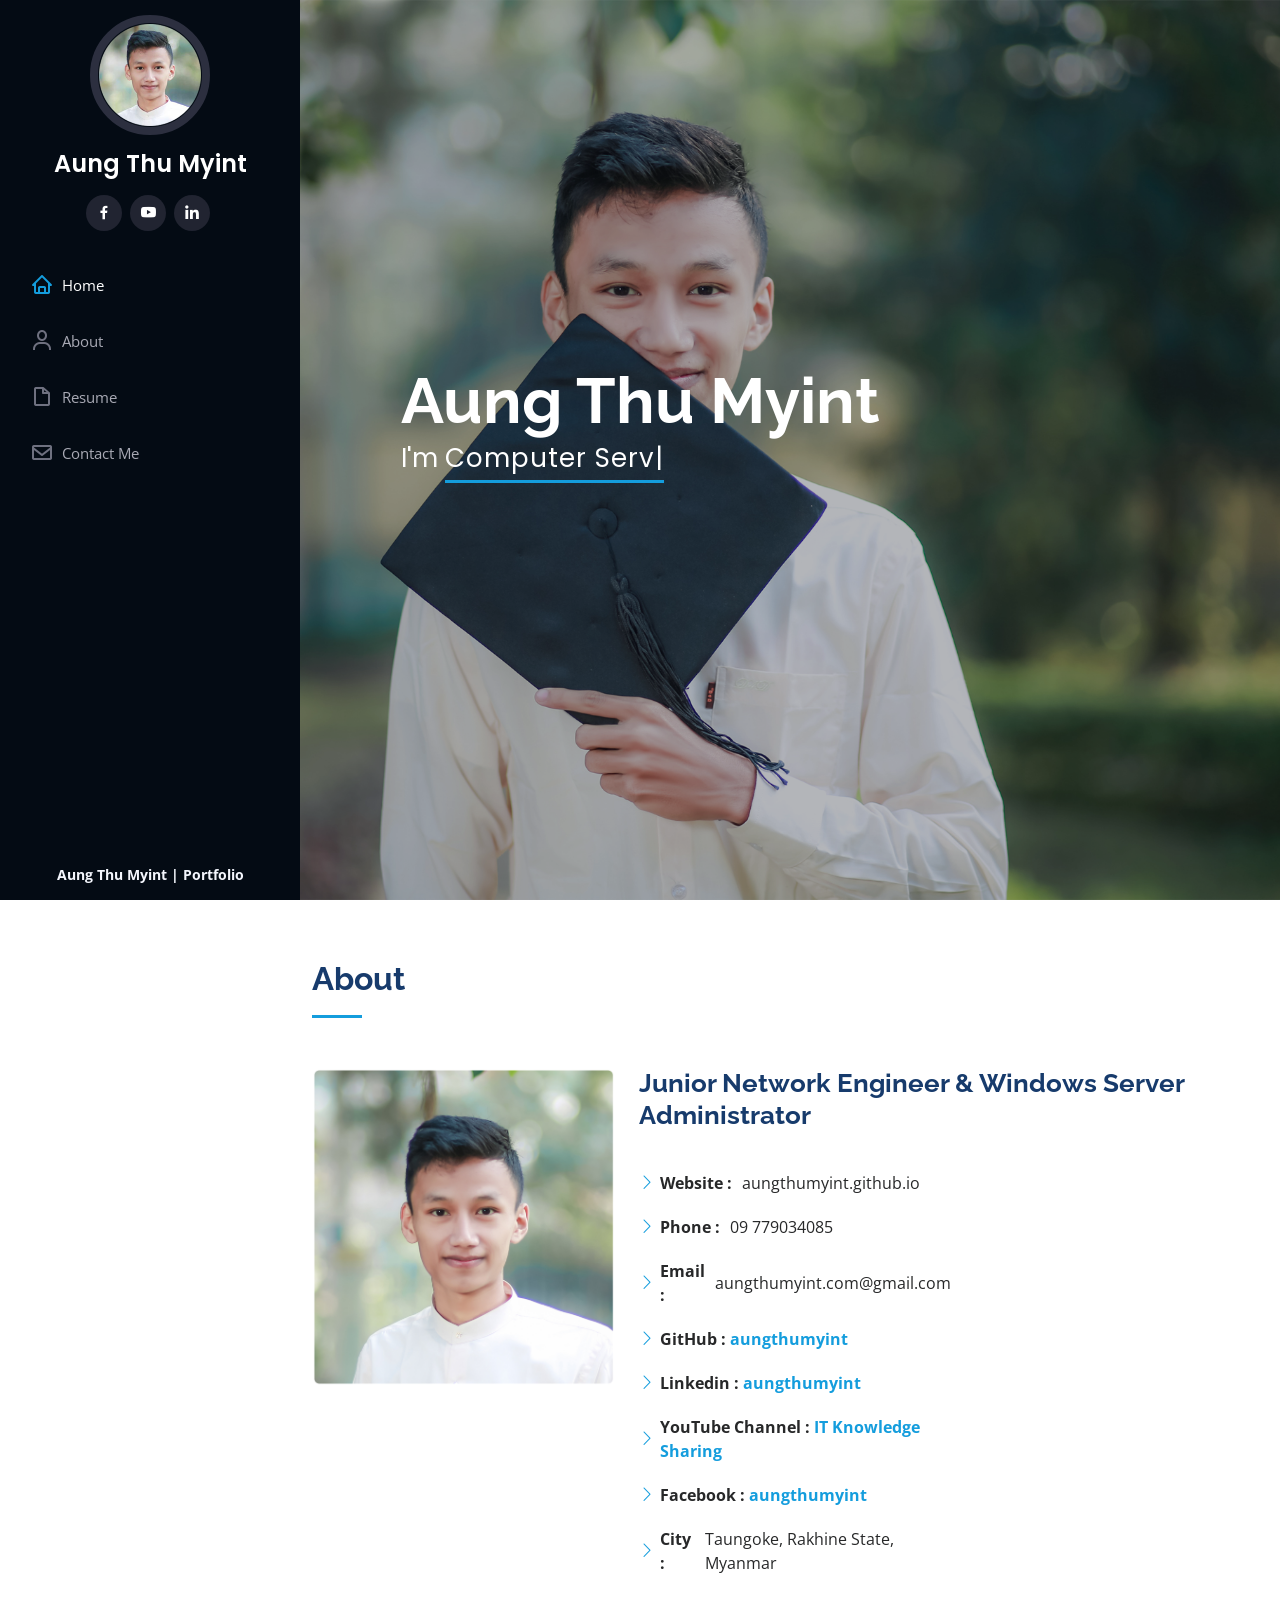
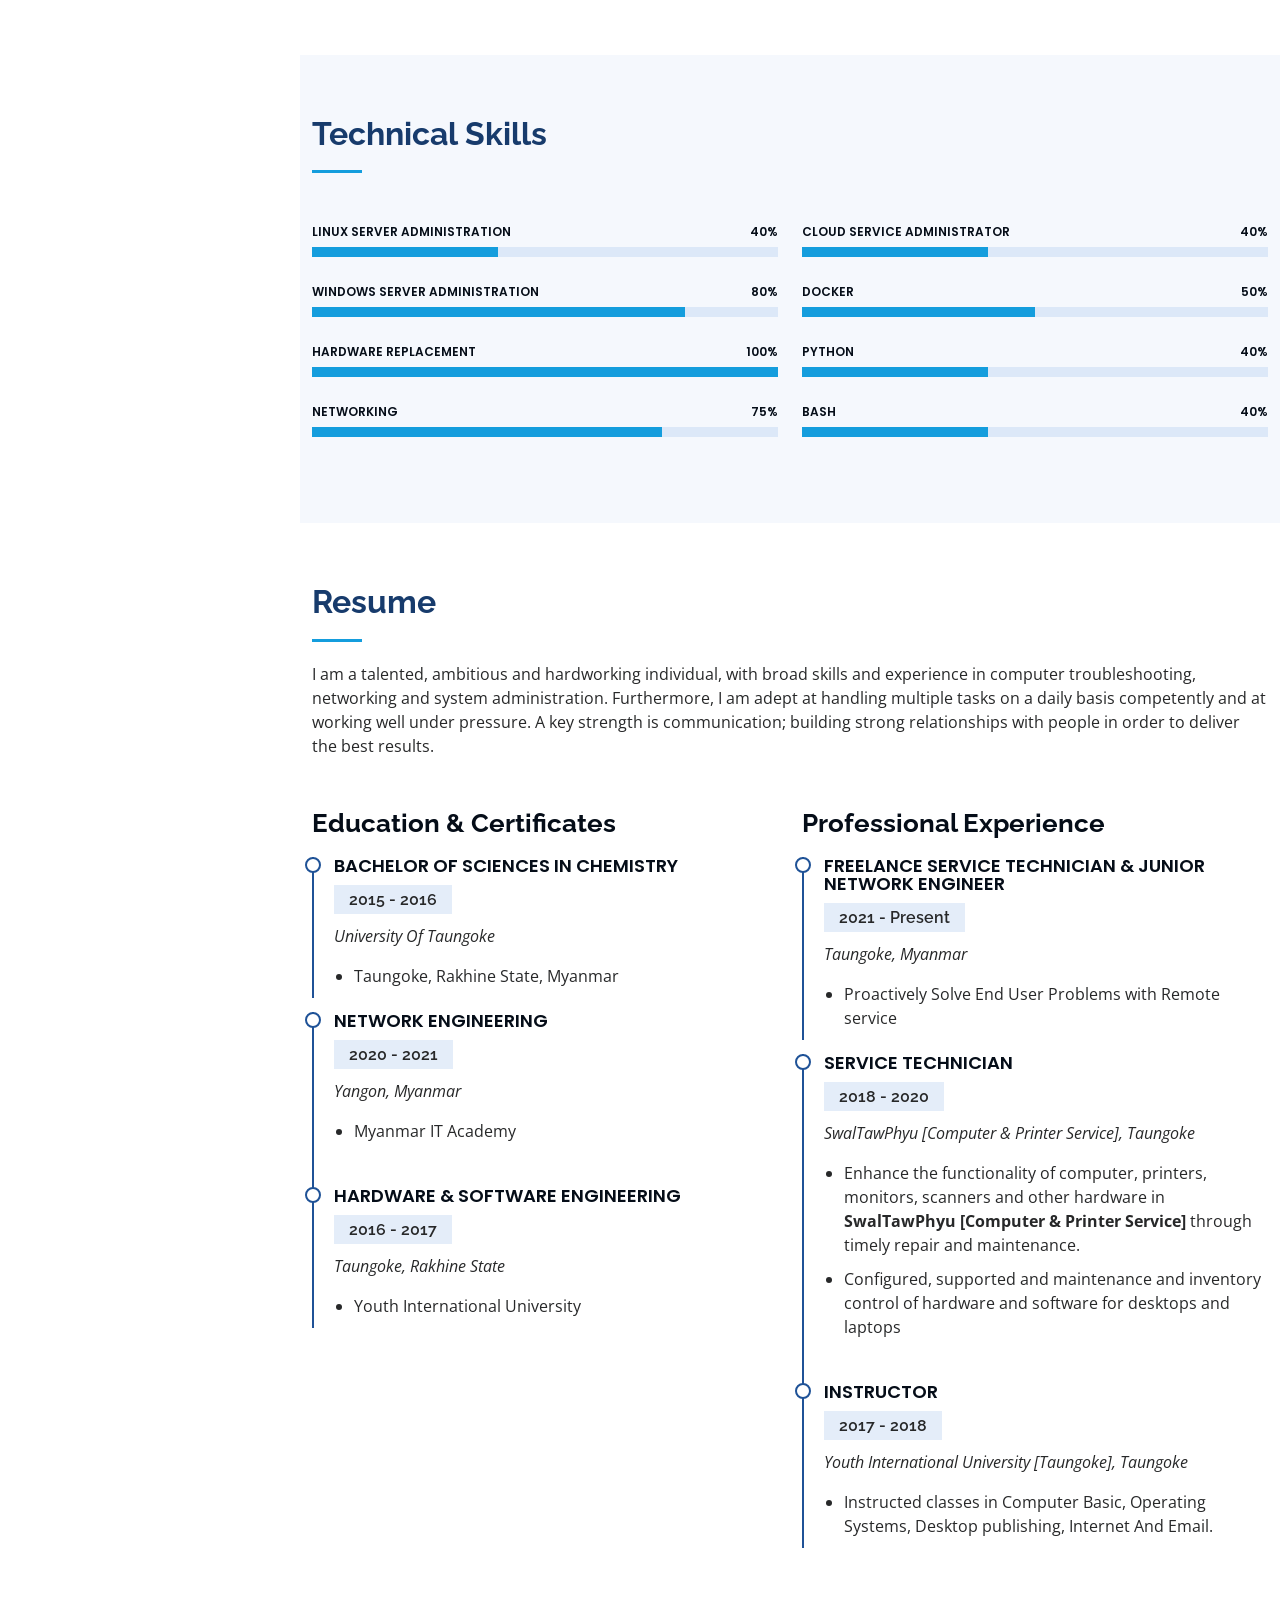
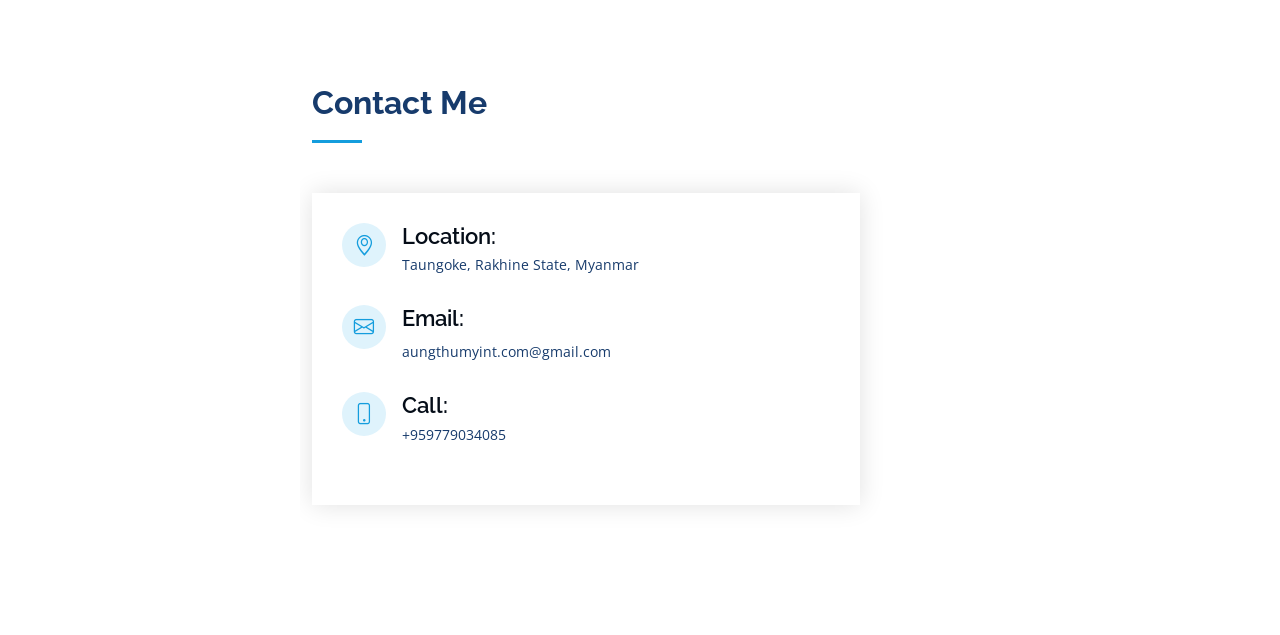
<file: index.html>
<!DOCTYPE html>
<html lang="en">

<head>
  <meta charset="utf-8">
  <meta content="width=device-width, initial-scale=1.0" name="viewport">

  <title>Aung Thu Myint</title>
  <meta content="" name="description">
  <meta content="" name="keywords">

  <link href="assets/img/Profile.png" rel="icon">
  <link href="assets/img/Profile.png" rel="apple-touch-icon">

  <link href="https://fonts.googleapis.com/css?family=Open+Sans:300,300i,400,400i,600,600i,700,700i|Raleway:300,300i,400,400i,500,500i,600,600i,700,700i|Poppins:300,300i,400,400i,500,500i,600,600i,700,700i" rel="stylesheet">

  <link href="assets/vendor/aos/aos.css" rel="stylesheet">
  <link href="assets/vendor/bootstrap/css/bootstrap.min.css" rel="stylesheet">
  <link href="assets/vendor/bootstrap-icons/bootstrap-icons.css" rel="stylesheet">
  <link href="assets/vendor/boxicons/css/boxicons.min.css" rel="stylesheet">
  <link href="assets/vendor/glightbox/css/glightbox.min.css" rel="stylesheet">
  <link href="assets/vendor/swiper/swiper-bundle.min.css" rel="stylesheet">

  <link href="assets/css/style.css" rel="stylesheet">

</head>

<body>
  <i class="bi bi-list mobile-nav-toggle d-xl-none"></i>
  <header id="header">
    <div class="d-flex flex-column">

      <div class="profile">
        <img src="assets/img/Profile.png" alt="" class="img-fluid rounded-circle">
        <h1 class="text-light"><a href="index.html">Aung Thu Myint</a></h1>
        <div class="social-links mt-3 text-center">
          <a href="https://facebook.com/Mr47M" class="facebook"><i class="bx bxl-facebook"></i></a>
          <a href="https://www.youtube.com/c/itknowledgesharing" class="youtube"><i class="bx bxl-youtube"></i></a>
          <a href="https://www.linkedin.com/in/aungthumyint" class="linkedin"><i class="bx bxl-linkedin"></i></a>
        </div>
      </div>

      <nav id="navbar" class="nav-menu navbar">
        <ul>
          <li><a href="#hero" class="nav-link scrollto active"><i class="bx bx-home"></i><span>Home</span></a></li>
          <li><a href="#about" class="nav-link scrollto"><i class="bx bx-user"></i><span>About</span></a></li>
          <li><a href="#resume" class="nav-link scrollto"><i class="bx bx-file-blank"></i><span>Resume</span></a></li>
          <!--<li><a href="#services" class="nav-link scrollto"><i class="bx bx-server"></i> <span>Services</span></a></li>-->
          <li><a href="#contact" class="nav-link scrollto"><i class="bx bx-envelope"></i><span>Contact Me</span></a></li>
        </ul>
      </nav>
    </div>
  </header>

  <section id="hero" class="d-flex flex-column justify-content-center align-items-center">
    <div class="hero-container" data-aos="fade-in">
      <h1>Aung Thu Myint</h1>
      <p>I'm <span class="typed" data-typed-items="Computer Service Technician, Junior Network Engineer, Windows Server Administrator,"></span></p>
    </div>
  </section>

  <main id="main">

    <section id="about" class="about">
      <div class="container">

        <div class="section-title">
          <h2>About</h2>
          <p></p>
        </div>

        <div class="row">
          <div class="col-lg-4" data-aos="fade-right">
            <img src="assets/img/AungThuMyint.png" class="img-fluid" alt="">
          </div>
          <div class="col-lg-8 pt-4 pt-lg-0 content" data-aos="fade-left">
            <h3>Junior Network Engineer & Windows Server Administrator</h3>
            <p class="font-italic">
            </p>
            <div class="row">
              <div class="col-lg-6">
                <ul>
                  <br>
                  <li><i class="bi bi-chevron-right"></i> <strong>Website :</strong> <span>aungthumyint.github.io</span></li>
                  <li><i class="bi bi-chevron-right"></i> <strong>Phone :</strong> <span>09 779034085</span></li>
                  <li><i class="bi bi-chevron-right"></i> <strong>Email :</strong> <span>aungthumyint.com@gmail.com</span></li>
                  <li><i class="bi bi-chevron-right"></i> <strong>GitHub : <a href=https://github.com/aungthumyint>aungthumyint</a></strong></li>
                  <li><i class="bi bi-chevron-right"></i> <strong>Linkedin : <a href=https://www.linkedin.com/in/aungthumyint>aungthumyint</a></strong></li>
                  <li><i class="bi bi-chevron-right"></i> <strong>YouTube Channel : <a href=https://www.youtube.com/c/itknowledgesharing>IT Knowledge Sharing</a></strong></li>
                  <li><i class="bi bi-chevron-right"></i> <strong>Facebook : <a href=https://facebook.com/Mr47M>aungthumyint</a></strong></li>
                  <li><i class="bi bi-chevron-right"></i> <strong>City :</strong> <span>Taungoke, Rakhine State, Myanmar</span></li>
                </ul>
              </div>
            </div>
          </div>
        </div>
      </div>
    </section>

    <section id="skills" class="skills section-bg">
      <div class="container">
        <div class="section-title">
          <h2>Technical Skills</h2>
        </div>
        <div class="row skills-content">
          <div class="col-lg-6" data-aos="fade-up">
            <div class="progress">
              <span class="skill">Linux Server Administration<i class="val">40%</i></span>
              <div class="progress-bar-wrap">
                <div class="progress-bar" role="progressbar" aria-valuenow="40" aria-valuemin="0" aria-valuemax="100"></div>
              </div>
            </div>
            <div class="progress">
              <span class="skill">Windows Server Administration<i class="val">80%</i></span>
              <div class="progress-bar-wrap">
                <div class="progress-bar" role="progressbar" aria-valuenow="80" aria-valuemin="0" aria-valuemax="100"></div>
              </div>
            </div>
            <div class="progress">
              <span class="skill">Hardware REplacement<i class="val">100%</i></span>
              <div class="progress-bar-wrap">
                <div class="progress-bar" role="progressbar" aria-valuenow="100" aria-valuemin="0" aria-valuemax="100"></div>
              </div>
            </div>
            <div class="progress">
              <span class="skill">Networking<i class="val">75%</i></span>
              <div class="progress-bar-wrap">
                <div class="progress-bar" role="progressbar" aria-valuenow="75" aria-valuemin="0" aria-valuemax="100"></div>
              </div>
            </div>
          </div>
          <div class="col-lg-6" data-aos="fade-up" data-aos-delay="100">
            <div class="progress">
              <span class="skill">Cloud Service Administrator<i class="val">40%</i></span>
              <div class="progress-bar-wrap">
                <div class="progress-bar" role="progressbar" aria-valuenow="40" aria-valuemin="0" aria-valuemax="100"></div>
              </div>
            </div>
            <div class="progress">
              <span class="skill">Docker<i class="val">50%</i></span>
              <div class="progress-bar-wrap">
                <div class="progress-bar" role="progressbar" aria-valuenow="50" aria-valuemin="0" aria-valuemax="100"></div>
              </div>
            </div>
            <div class="progress">
              <span class="skill">Python<i class="val">40%</i></span>
              <div class="progress-bar-wrap">
                <div class="progress-bar" role="progressbar" aria-valuenow="40" aria-valuemin="0" aria-valuemax="100"></div>
              </div>
            </div>
            <div class="progress">
              <span class="skill">Bash<i class="val">40%</i></span>
              <div class="progress-bar-wrap">
                <div class="progress-bar" role="progressbar" aria-valuenow="40" aria-valuemin="0" aria-valuemax="100"></div>
              </div>
            </div>
          </div>
        </div>
      </div>
    </section>

    <section id="resume" class="resume">
      <div class="container">

        <div class="section-title">
          <h2>Resume</h2>
          <p>I am a talented, ambitious and hardworking individual, with broad skills and experience in computer troubleshooting, networking and system administration. Furthermore, I am adept at handling multiple tasks on a daily basis competently and at working well under pressure. A key strength is communication; building strong relationships with people in order to deliver the best results.</p>
        </div>
        <div class="row">
          <div class="col-lg-6" data-aos="fade-up">
            <h3 class="resume-title">Education & Certificates</h3>
            <div class="resume-item pb-0">
              <h4>Bachelor of Sciences in Chemistry</h4>
              <h5>2015 - 2016</h5>
              <p><em>University Of Taungoke</em></p>
              <ul>
                <li>Taungoke, Rakhine State, Myanmar</li>
              </ul>
            </div>
            <div class="resume-item">
              <h4>Network Engineering</h4>
              <h5>2020 - 2021</h5>
              <p><em>Yangon, Myanmar</em></p>
              <ul>
                <li>Myanmar IT Academy</li>
              </ul>
            </div>
            <div class="resume-item">
              <h4>Hardware & Software Engineering</h4>
              <h5>2016 - 2017</h5>
              <p><em>Taungoke, Rakhine State</em></p>
              <ul>
                <li>Youth International University</li>
              </ul>
            </div>
          </div>
          <div class="col-lg-6" data-aos="fade-up">
            <h3 class="resume-title">Professional Experience</h3>
            <div class="resume-item pb-0">
              <h4>Freelance Service Technician & Junior Network Engineer</h4>
              <h5>2021 - Present</h5>
              <p><em>Taungoke, Myanmar</em></p>
              <ul>
                <li>Proactively Solve End User Problems with Remote service</li>
              </ul>
            </div>
            <div class="resume-item">
              <h4>Service Technician</h4>
              <h5>2018 - 2020</h5>
              <p><em>SwalTawPhyu [Computer & Printer Service], Taungoke</em></p>
              <ul>
                <li>Enhance the functionality of computer, printers, monitors, scanners and other hardware in <b>SwalTawPhyu [Computer & Printer Service]</b> through timely repair and maintenance.</li>
                <li>Configured, supported and maintenance and inventory control of hardware and software for desktops and laptops</li>
              </ul>
            </div>
            <div class="resume-item">
              <h4>Instructor</h4>
              <h5>2017 - 2018</h5>
              <p><em>Youth International University [Taungoke], Taungoke</em></p>
              <ul>
                <li>Instructed classes in Computer Basic, Operating Systems, Desktop publishing, Internet And Email.</li>
              </ul>
            </div>
          </div>
        </div>
      </div>
    </section>
    <section id="contact" class="contact">
      <div class="container">

        <div class="section-title">
          <h2>Contact Me</h2>
        </div>

        <div class="row" data-aos="fade-in">

          <div class="col-lg-7 mt-5 mt-lg-0 d-flex align-items-stretch">
            <div class="info">
              <div class="address">
                <i class="bi bi-geo-alt"></i>
                <h4>Location:</h4>
                <p>Taungoke, Rakhine State, Myanmar</p>
              </div>

              <div class="email">
                <i class="bi bi-envelope"></i>
                <h4>Email:</h4>
                <p>aungthumyint.com@gmail.com</p>
              </div>

              <div class="phone">
                <i class="bi bi-phone"></i>
                <h4>Call:</h4>
                <p>+959779034085</p>
              </div>

            </div>
          </div>
        </div>
      </div>
    </section>

  </main>

  <footer id="footer">
    <div class="container">
      <div class="copyright">
        <b>Aung Thu Myint | Portfolio</b></a></span></strong>
      </div>
    </div>
  </footer>

  <a href="#" class="back-to-top d-flex align-items-center justify-content-center"><i class="bi bi-arrow-up-short"></i></a>

  <script src="assets/vendor/aos/aos.js"></script>
  <script src="assets/vendor/bootstrap/js/bootstrap.bundle.min.js"></script>
  <script src="assets/vendor/glightbox/js/glightbox.min.js"></script>
  <script src="assets/vendor/isotope-layout/isotope.pkgd.min.js"></script>
  <script src="assets/vendor/php-email-form/validate.js"></script>
  <script src="assets/vendor/purecounter/purecounter.js"></script>
  <script src="assets/vendor/swiper/swiper-bundle.min.js"></script>
  <script src="assets/vendor/typed.js/typed.min.js"></script>
  <script src="assets/vendor/waypoints/noframework.waypoints.js"></script>

  <script src="assets/js/main.js"></script>

</body>

</html>
</file>
<file: assets/css/style.css>
/**
* Template Name: iPortfolio - v3.0.1
* Template URL: https://bootstrapmade.com/iportfolio-bootstrap-portfolio-websites-template/
* Author: BootstrapMade.com
* License: https://bootstrapmade.com/license/
*/

/*--------------------------------------------------------------
# General
--------------------------------------------------------------*/
body {
  font-family: "Open Sans", sans-serif;
  color: #272829;
}

a {
  color: #149ddd;
  text-decoration: none;
}

a:hover {
  color: #37b3ed;
  text-decoration: none;
}

h1, h2, h3, h4, h5, h6 {
  font-family: "Raleway", sans-serif;
}

/*--------------------------------------------------------------
# Back to top button
--------------------------------------------------------------*/
.back-to-top {
  position: fixed;
  visibility: hidden;
  opacity: 0;
  right: 15px;
  bottom: 15px;
  z-index: 996;
  background: #149ddd;
  width: 40px;
  height: 40px;
  border-radius: 50px;
  transition: all 0.4s;
}

.back-to-top i {
  font-size: 28px;
  color: #fff;
  line-height: 0;
}

.back-to-top:hover {
  background: #2eafec;
  color: #fff;
}

.back-to-top.active {
  visibility: visible;
  opacity: 1;
}

/*--------------------------------------------------------------
# Header
--------------------------------------------------------------*/
#header {
  position: fixed;
  top: 0;
  left: 0;
  bottom: 0;
  width: 300px;
  transition: all ease-in-out 0.5s;
  z-index: 9997;
  transition: all 0.5s;
  padding: 0 15px;
  background: #040b14;
  overflow-y: auto;
}

#header .profile img {
  margin: 15px auto;
  display: block;
  width: 120px;
  border: 8px solid #2c2f3f;
}

#header .profile h1 {
  font-size: 24px;
  margin: 0;
  padding: 0;
  font-weight: 600;
  -moz-text-align-last: center;
  text-align-last: center;
  font-family: "Poppins", sans-serif;
}

#header .profile h1 a, #header .profile h1 a:hover {
  color: #fff;
  text-decoration: none;
}

#header .profile .social-links a {
  font-size: 18px;
  display: inline-block;
  background: #212431;
  color: #fff;
  line-height: 1;
  padding: 8px 0;
  margin-right: 4px;
  border-radius: 50%;
  text-align: center;
  width: 36px;
  height: 36px;
  transition: 0.3s;
}

#header .profile .social-links a:hover {
  background: #149ddd;
  color: #fff;
  text-decoration: none;
}

#main {
  margin-left: 300px;
}

@media (max-width: 1199px) {
  #header {
    left: -300px;
  }
  #main {
    margin-left: 0;
  }
}

/*--------------------------------------------------------------
# Navigation Menu
--------------------------------------------------------------*/
/* Desktop Navigation */
.nav-menu {
  padding: 30px 0 0 0;
}

.nav-menu * {
  margin: 0;
  padding: 0;
  list-style: none;
}

.nav-menu > ul > li {
  position: relative;
  white-space: nowrap;
}

.nav-menu a {
  display: flex;
  align-items: center;
  color: #a8a9b4;
  padding: 12px 15px;
  margin-bottom: 8px;
  transition: 0.3s;
  font-size: 15px;
}

.nav-menu a i {
  font-size: 24px;
  padding-right: 8px;
  color: #6f7180;
}

.nav-menu a:hover, .nav-menu .active, .nav-menu li:hover > a {
  text-decoration: none;
  color: #fff;
}

.nav-menu a:hover i, .nav-menu .active i, .nav-menu li:hover > a i {
  color: #149ddd;
}

/* Mobile Navigation */
.mobile-nav-toggle {
  position: fixed;
  right: 15px;
  top: 15px;
  z-index: 9998;
  border: 0;
  font-size: 24px;
  transition: all 0.4s;
  outline: none !important;
  background-color: #149ddd;
  color: #fff;
  width: 40px;
  height: 40px;
  display: inline-flex;
  align-items: center;
  justify-content: center;
  line-height: 0;
  border-radius: 50px;
  cursor: pointer;
}

.mobile-nav-active {
  overflow: hidden;
}

.mobile-nav-active #header {
  left: 0;
}

/*--------------------------------------------------------------
# Hero Section
--------------------------------------------------------------*/
#hero {
  width: 100%;
  height: 100vh;
  background: url("../img/Background.jpg") top center;
  background-size: cover;
}

#hero:before {
  content: "";
  background: rgba(5, 13, 24, 0.3);
  position: absolute;
  bottom: 0;
  top: 0;
  left: 0;
  right: 0;
  z-index: 1;
}

#hero .hero-container {
  position: relative;
  z-index: 2;
  min-width: 300px;
}

#hero h1 {
  margin: 0 0 10px 0;
  font-size: 64px;
  font-weight: 700;
  line-height: 56px;
  color: #fff;
}

#hero p {
  color: #fff;
  margin-bottom: 50px;
  font-size: 26px;
  font-family: "Poppins", sans-serif;
}

#hero p span {
  color: #fff;
  padding-bottom: 4px;
  letter-spacing: 1px;
  border-bottom: 3px solid #149ddd;
}

@media (min-width: 1024px) {
  #hero {
    background-attachment: fixed;
  }
}

@media (max-width: 768px) {
  #hero h1 {
    font-size: 28px;
    line-height: 36px;
  }
  #hero h2 {
    font-size: 18px;
    line-height: 24px;
    margin-bottom: 30px;
  }
}

/*--------------------------------------------------------------
# Sections General
--------------------------------------------------------------*/
section {
  padding: 60px 0;
  overflow: hidden;
}

.section-bg {
  background: #f5f8fd;
}

.section-title {
  padding-bottom: 30px;
}

.section-title h2 {
  font-size: 32px;
  font-weight: bold;
  margin-bottom: 20px;
  padding-bottom: 20px;
  position: relative;
  color: #173b6c;
}

.section-title h2::after {
  content: '';
  position: absolute;
  display: block;
  width: 50px;
  height: 3px;
  background: #149ddd;
  bottom: 0;
  left: 0;
}

.section-title p {
  margin-bottom: 0;
}

/*--------------------------------------------------------------
# About
--------------------------------------------------------------*/
.about .content h3 {
  font-weight: 700;
  font-size: 26px;
  color: #173b6c;
}

.about .content ul {
  list-style: none;
  padding: 0;
}

.about .content ul li {
  margin-bottom: 20px;
  display: flex;
  align-items: center;
}

.about .content ul strong {
  margin-right: 10px;
}

.about .content ul i {
  font-size: 16px;
  margin-right: 5px;
  color: #149ddd;
  line-height: 0;
}

.about .content p:last-child {
  margin-bottom: 0;
}

/*--------------------------------------------------------------
# Facts
--------------------------------------------------------------*/
.facts {
  padding-bottom: 30px;
}

.facts .count-box {
  padding: 30px;
  width: 100%;
}

.facts .count-box i {
  display: block;
  font-size: 44px;
  color: #149ddd;
  float: left;
  line-height: 0;
}

.facts .count-box span {
  font-size: 48px;
  line-height: 40px;
  display: block;
  font-weight: 700;
  color: #050d18;
  margin-left: 60px;
}

.facts .count-box p {
  padding: 15px 0 0 0;
  margin: 0 0 0 60px;
  font-family: "Raleway", sans-serif;
  font-size: 14px;
  color: #122f57;
}

.facts .count-box a {
  font-weight: 600;
  display: block;
  margin-top: 20px;
  color: #122f57;
  font-size: 15px;
  font-family: "Poppins", sans-serif;
  transition: ease-in-out 0.3s;
}

.facts .count-box a:hover {
  color: #1f5297;
}

/*--------------------------------------------------------------
# Akills
--------------------------------------------------------------*/
.skills .progress {
  height: 60px;
  display: block;
  background: none;
  border-radius: 0;
}

.skills .progress .skill {
  padding: 0;
  margin: 0 0 6px 0;
  text-transform: uppercase;
  display: block;
  font-weight: 600;
  font-family: "Poppins", sans-serif;
  color: #050d18;
}

.skills .progress .skill .val {
  float: right;
  font-style: normal;
}

.skills .progress-bar-wrap {
  background: #dce8f8;
  height: 10px;
}

.skills .progress-bar {
  width: 1px;
  height: 10px;
  transition: .9s;
  background-color: #149ddd;
}

/*--------------------------------------------------------------
# Resume
--------------------------------------------------------------*/
.resume .resume-title {
  font-size: 26px;
  font-weight: 700;
  margin-top: 20px;
  margin-bottom: 20px;
  color: #050d18;
}

.resume .resume-item {
  padding: 0 0 20px 20px;
  margin-top: -2px;
  border-left: 2px solid #1f5297;
  position: relative;
}

.resume .resume-item h4 {
  line-height: 18px;
  font-size: 18px;
  font-weight: 600;
  text-transform: uppercase;
  font-family: "Poppins", sans-serif;
  color: #050d18;
  margin-bottom: 10px;
}

.resume .resume-item h5 {
  font-size: 16px;
  background: #e4edf9;
  padding: 5px 15px;
  display: inline-block;
  font-weight: 600;
  margin-bottom: 10px;
}

.resume .resume-item ul {
  padding-left: 20px;
}

.resume .resume-item ul li {
  padding-bottom: 10px;
}

.resume .resume-item:last-child {
  padding-bottom: 0;
}

.resume .resume-item::before {
  content: "";
  position: absolute;
  width: 16px;
  height: 16px;
  border-radius: 50px;
  left: -9px;
  top: 0;
  background: #fff;
  border: 2px solid #1f5297;
}

/*--------------------------------------------------------------
# Portfolio
--------------------------------------------------------------*/
.portfolio .portfolio-item {
  margin-bottom: 30px;
}

.portfolio #portfolio-flters {
  padding: 0;
  margin: 0 auto 35px auto;
  list-style: none;
  text-align: center;
  background: #fff;
  border-radius: 50px;
  padding: 2px 15px;
}

.portfolio #portfolio-flters li {
  cursor: pointer;
  display: inline-block;
  padding: 10px 15px 8px 15px;
  font-size: 14px;
  font-weight: 600;
  line-height: 1;
  text-transform: uppercase;
  color: #272829;
  margin-bottom: 5px;
  transition: all 0.3s ease-in-out;
}

.portfolio #portfolio-flters li:hover, .portfolio #portfolio-flters li.filter-active {
  color: #149ddd;
}

.portfolio #portfolio-flters li:last-child {
  margin-right: 0;
}

.portfolio .portfolio-wrap {
  transition: 0.3s;
  position: relative;
  overflow: hidden;
  z-index: 1;
}

.portfolio .portfolio-wrap::before {
  content: "";
  background: rgba(255, 255, 255, 0.5);
  position: absolute;
  left: 0;
  right: 0;
  top: 0;
  bottom: 0;
  transition: all ease-in-out 0.3s;
  z-index: 2;
  opacity: 0;
}

.portfolio .portfolio-wrap .portfolio-links {
  opacity: 1;
  left: 0;
  right: 0;
  bottom: -60px;
  z-index: 3;
  position: absolute;
  transition: all ease-in-out 0.3s;
  display: flex;
  justify-content: center;
}

.portfolio .portfolio-wrap .portfolio-links a {
  color: #fff;
  font-size: 28px;
  text-align: center;
  background: rgba(20, 157, 221, 0.75);
  transition: 0.3s;
  width: 50%;
}

.portfolio .portfolio-wrap .portfolio-links a:hover {
  background: rgba(20, 157, 221, 0.95);
}

.portfolio .portfolio-wrap .portfolio-links a + a {
  border-left: 1px solid #37b3ed;
}

.portfolio .portfolio-wrap:hover::before {
  top: 0;
  left: 0;
  right: 0;
  bottom: 0;
  opacity: 1;
}

.portfolio .portfolio-wrap:hover .portfolio-links {
  opacity: 1;
  bottom: 0;
}

/*--------------------------------------------------------------
# Portfolio Details
--------------------------------------------------------------*/
.portfolio-details {
  padding-top: 40px;
}

.portfolio-details .portfolio-details-slider img {
  width: 100%;
}

.portfolio-details .portfolio-details-slider .swiper-pagination {
  margin-top: 20px;
  position: relative;
}

.portfolio-details .portfolio-details-slider .swiper-pagination .swiper-pagination-bullet {
  width: 12px;
  height: 12px;
  background-color: #fff;
  opacity: 1;
  border: 1px solid #149ddd;
}

.portfolio-details .portfolio-details-slider .swiper-pagination .swiper-pagination-bullet-active {
  background-color: #149ddd;
}

.portfolio-details .portfolio-info {
  padding: 30px;
  box-shadow: 0px 0 30px rgba(5, 13, 24, 0.08);
}

.portfolio-details .portfolio-info h3 {
  font-size: 22px;
  font-weight: 700;
  margin-bottom: 20px;
  padding-bottom: 20px;
  border-bottom: 1px solid #eee;
}

.portfolio-details .portfolio-info ul {
  list-style: none;
  padding: 0;
  font-size: 15px;
}

.portfolio-details .portfolio-info ul li + li {
  margin-top: 10px;
}

.portfolio-details .portfolio-description {
  padding-top: 30px;
}

.portfolio-details .portfolio-description h2 {
  font-size: 26px;
  font-weight: 700;
  margin-bottom: 20px;
}

.portfolio-details .portfolio-description p {
  padding: 0;
}

/*--------------------------------------------------------------
# Services
--------------------------------------------------------------*/
.services .icon-box {
  margin-bottom: 20px;
}

.services .icon {
  float: left;
  display: flex;
  align-items: center;
  justify-content: center;
  width: 54px;
  height: 54px;
  background: #149ddd;
  border-radius: 50%;
  transition: 0.5s;
  border: 1px solid #149ddd;
}

.services .icon i {
  color: #fff;
  font-size: 24px;
  line-height: 0;
}

.services .icon-box:hover .icon {
  background: #fff;
}

.services .icon-box:hover .icon i {
  color: #149ddd;
}

.services .title {
  margin-left: 80px;
  font-weight: 700;
  margin-bottom: 15px;
  font-size: 18px;
}

.services .title a {
  color: #343a40;
}

.services .title a:hover {
  color: #149ddd;
}

.services .description {
  margin-left: 80px;
  line-height: 24px;
  font-size: 14px;
}

/*--------------------------------------------------------------
# Testimonials
--------------------------------------------------------------*/
.testimonials .testimonial-item {
  box-sizing: content-box;
  text-align: center;
  min-height: 320px;
}

.testimonials .testimonial-item .testimonial-img {
  width: 90px;
  border-radius: 50%;
  margin: 0 auto;
}

.testimonials .testimonial-item h3 {
  font-size: 18px;
  font-weight: bold;
  margin: 10px 0 5px 0;
  color: #111;
}

.testimonials .testimonial-item h4 {
  font-size: 14px;
  color: #999;
  margin: 0;
}

.testimonials .testimonial-item .quote-icon-left, .testimonials .testimonial-item .quote-icon-right {
  color: #c3e8fa;
  font-size: 26px;
}

.testimonials .testimonial-item .quote-icon-left {
  display: inline-block;
  left: -5px;
  position: relative;
}

.testimonials .testimonial-item .quote-icon-right {
  display: inline-block;
  right: -5px;
  position: relative;
  top: 10px;
}

.testimonials .testimonial-item p {
  font-style: italic;
  margin: 0 15px 15px 15px;
  padding: 20px;
  background: #fff;
  position: relative;
  margin-bottom: 35px;
  border-radius: 6px;
  box-shadow: 0px 2px 15px rgba(0, 0, 0, 0.1);
}

.testimonials .testimonial-item p::after {
  content: "";
  width: 0;
  height: 0;
  border-top: 20px solid #fff;
  border-right: 20px solid transparent;
  border-left: 20px solid transparent;
  position: absolute;
  bottom: -20px;
  left: calc(50% - 20px);
}

.testimonials .swiper-pagination {
  margin-top: 20px;
  position: relative;
}

.testimonials .swiper-pagination .swiper-pagination-bullet {
  width: 12px;
  height: 12px;
  background-color: #fff;
  opacity: 1;
  border: 1px solid #149ddd;
}

.testimonials .swiper-pagination .swiper-pagination-bullet-active {
  background-color: #149ddd;
}

/*--------------------------------------------------------------
# Contact
--------------------------------------------------------------*/
.contact {
  padding-bottom: 130px;
}

.contact .info {
  padding: 30px;
  background: #fff;
  width: 100%;
  box-shadow: 0 0 24px 0 rgba(0, 0, 0, 0.12);
}

.contact .info i {
  font-size: 20px;
  color: #149ddd;
  float: left;
  width: 44px;
  height: 44px;
  background: #dff3fc;
  display: flex;
  justify-content: center;
  align-items: center;
  border-radius: 50px;
  transition: all 0.3s ease-in-out;
}

.contact .info h4 {
  padding: 0 0 0 60px;
  font-size: 22px;
  font-weight: 600;
  margin-bottom: 5px;
  color: #050d18;
}

.contact .info p {
  padding: 0 0 10px 60px;
  margin-bottom: 20px;
  font-size: 14px;
  color: #173b6c;
}

.contact .info .email p {
  padding-top: 5px;
}

.contact .info .social-links {
  padding-left: 60px;
}

.contact .info .social-links a {
  font-size: 18px;
  display: inline-block;
  background: #333;
  color: #fff;
  line-height: 1;
  padding: 8px 0;
  border-radius: 50%;
  text-align: center;
  width: 36px;
  height: 36px;
  transition: 0.3s;
  margin-right: 10px;
}

.contact .info .social-links a:hover {
  background: #149ddd;
  color: #fff;
}

.contact .info .email:hover i, .contact .info .address:hover i, .contact .info .phone:hover i {
  background: #149ddd;
  color: #fff;
}

.contact .php-email-form {
  width: 100%;
  padding: 30px;
  background: #fff;
  box-shadow: 0 0 24px 0 rgba(0, 0, 0, 0.12);
}

.contact .php-email-form .form-group {
  padding-bottom: 8px;
}

.contact .php-email-form .validate {
  display: none;
  color: red;
  margin: 0 0 15px 0;
  font-weight: 400;
  font-size: 13px;
}

.contact .php-email-form .error-message {
  display: none;
  color: #fff;
  background: #ed3c0d;
  text-align: left;
  padding: 15px;
  font-weight: 600;
}

.contact .php-email-form .error-message br + br {
  margin-top: 25px;
}

.contact .php-email-form .sent-message {
  display: none;
  color: #fff;
  background: #18d26e;
  text-align: center;
  padding: 15px;
  font-weight: 600;
}

.contact .php-email-form .loading {
  display: none;
  background: #fff;
  text-align: center;
  padding: 15px;
}

.contact .php-email-form .loading:before {
  content: "";
  display: inline-block;
  border-radius: 50%;
  width: 24px;
  height: 24px;
  margin: 0 10px -6px 0;
  border: 3px solid #18d26e;
  border-top-color: #eee;
  -webkit-animation: animate-loading 1s linear infinite;
  animation: animate-loading 1s linear infinite;
}

.contact .php-email-form .form-group {
  margin-bottom: 15px;
}

.contact .php-email-form label {
  padding-bottom: 8px;
}

.contact .php-email-form input, .contact .php-email-form textarea {
  border-radius: 0;
  box-shadow: none;
  font-size: 14px;
}

.contact .php-email-form input {
  height: 44px;
}

.contact .php-email-form textarea {
  padding: 10px 15px;
}

.contact .php-email-form button[type="submit"] {
  background: #149ddd;
  border: 0;
  padding: 10px 24px;
  color: #fff;
  transition: 0.4s;
  border-radius: 4px;
}

.contact .php-email-form button[type="submit"]:hover {
  background: #37b3ed;
}

@-webkit-keyframes animate-loading {
  0% {
    transform: rotate(0deg);
  }
  100% {
    transform: rotate(360deg);
  }
}

@keyframes animate-loading {
  0% {
    transform: rotate(0deg);
  }
  100% {
    transform: rotate(360deg);
  }
}

/*--------------------------------------------------------------
# Breadcrumbs
--------------------------------------------------------------*/
.breadcrumbs {
  padding: 20px 0;
  background: #f9f9f9;
}

.breadcrumbs h2 {
  font-size: 26px;
  font-weight: 300;
}

.breadcrumbs ol {
  display: flex;
  flex-wrap: wrap;
  list-style: none;
  padding: 0;
  margin: 0;
  font-size: 15px;
}

.breadcrumbs ol li + li {
  padding-left: 10px;
}

.breadcrumbs ol li + li::before {
  display: inline-block;
  padding-right: 10px;
  color: #0e2442;
  content: "/";
}

@media (max-width: 768px) {
  .breadcrumbs .d-flex {
    display: block !important;
  }
  .breadcrumbs ol {
    display: block;
  }
  .breadcrumbs ol li {
    display: inline-block;
  }
}

/*--------------------------------------------------------------
# Footer
--------------------------------------------------------------*/
#footer {
  padding: 15px;
  color: #f4f6fd;
  font-size: 14px;
  position: fixed;
  left: 0;
  bottom: 0;
  width: 300px;
  z-index: 9999;
  background: #040b14;
}

#footer .copyright {
  text-align: center;
}

#footer .credits {
  padding-top: 5px;
  text-align: center;
  font-size: 13px;
  color: #eaebf0;
}

@media (max-width: 1199px) {
  #footer {
    position: static;
    width: auto;
    padding-right: 20px 15px;
  }
}
</file>
